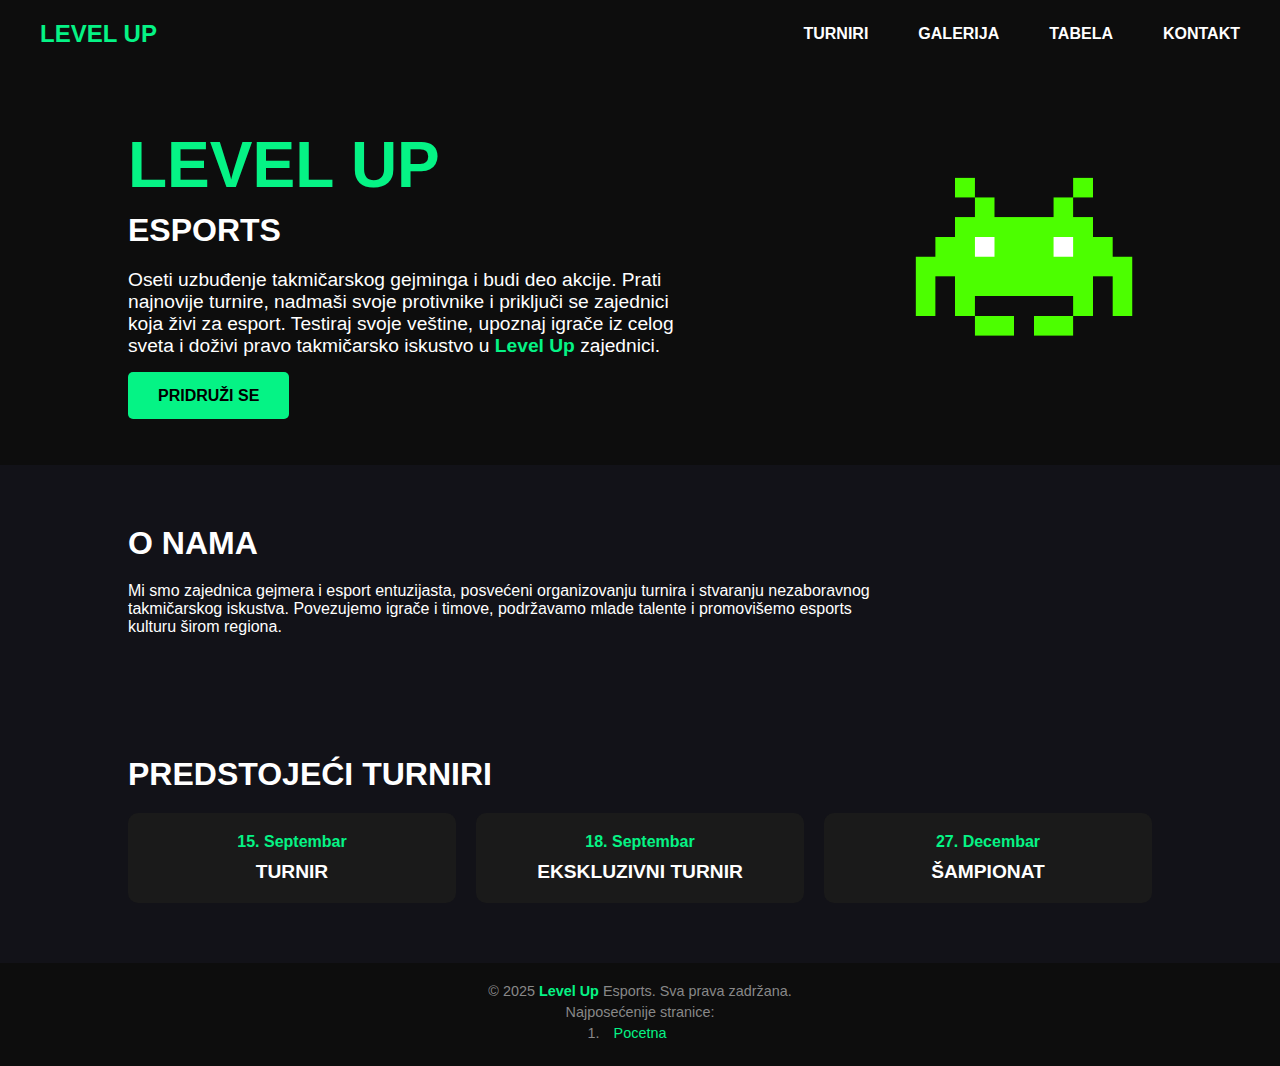
<file: index.html>
<!DOCTYPE html>
<html lang="sr">
	<head>
		<meta charset="UTF-8" />
		<meta name="viewport" content="width=device-width, initial-scale=1.0" />
		<title>Pocetna</title>
		<link rel="stylesheet" href="./assets/shared.css" />
		<link rel="stylesheet" href="./assets/main.css" />
	</head>
	<body>
		<header>
			<div class="logo"><a href="./index.html">LEVEL UP</a></div>
			<nav>
				<ul>
					<li><a href="./stranice/turniri.html">TURNIRI</a></li>
					<li><a href="./stranice/galerija.html">GALERIJA</a></li>
					<li><a href="./stranice/tabela.html">TABELA</a></li>
					<li><a href="./stranice/kontakt.html">KONTAKT</a></li>
				</ul>
				<div class="burger">
					<div></div>
					<div></div>
					<div></div>
				</div>
			</nav>
		</header>

		<section class="hero">
			<div class="hero-text">
				<h1>LEVEL UP</h1>
				<h2>ESPORTS</h2>
				<p>Oseti uzbuđenje takmičarskog gejminga i budi deo akcije. Prati najnovije turnire, nadmaši svoje protivnike i priključi se zajednici koja živi za esport. Testiraj svoje veštine, upoznaj igrače iz celog sveta i doživi pravo takmičarsko iskustvo u <span class="greenTxt">Level Up</span> zajednici.</p>
				<a href="./stranice/kontakt.html" class="btn">PRIDRUŽI SE</a>
			</div>
			<img src="./slike/heroImg.png" alt="Hero Img" />
		</section>
		<section class="section">
			<h2>O NAMA</h2>
			<p>Mi smo zajednica gejmera i esport entuzijasta, posvećeni organizovanju turnira i stvaranju nezaboravnog takmičarskog iskustva. Povezujemo igrače i timove, podržavamo mlade talente i promovišemo esports kulturu širom regiona.</p>
		</section>

		<section class="section">
			<h2>PREDSTOJEĆI TURNIRI</h2>
			<div class="events">
				<div class="event-card">
					<div class="date">15. Septembar</div>
					<div class="name">TURNIR</div>
				</div>
				<div class="event-card">
					<div class="date">18. Septembar</div>
					<div class="name">EKSKLUZIVNI TURNIR</div>
				</div>
				<div class="event-card">
					<div class="date">27. Decembar</div>
					<div class="name">ŠAMPIONAT</div>
				</div>
			</div>
		</section>

		<footer>
			&copy; 2025 <span class="greenTxt">Level Up</span> Esports. Sva prava zadržana.
			<div class="visited-pages">
				<p>Najposećenije stranice:</p>
				<ol id="visitedList"></ol>
			</div>
		</footer>
		<script src="./assets/script.js"></script>
	</body>
</html>
</file>
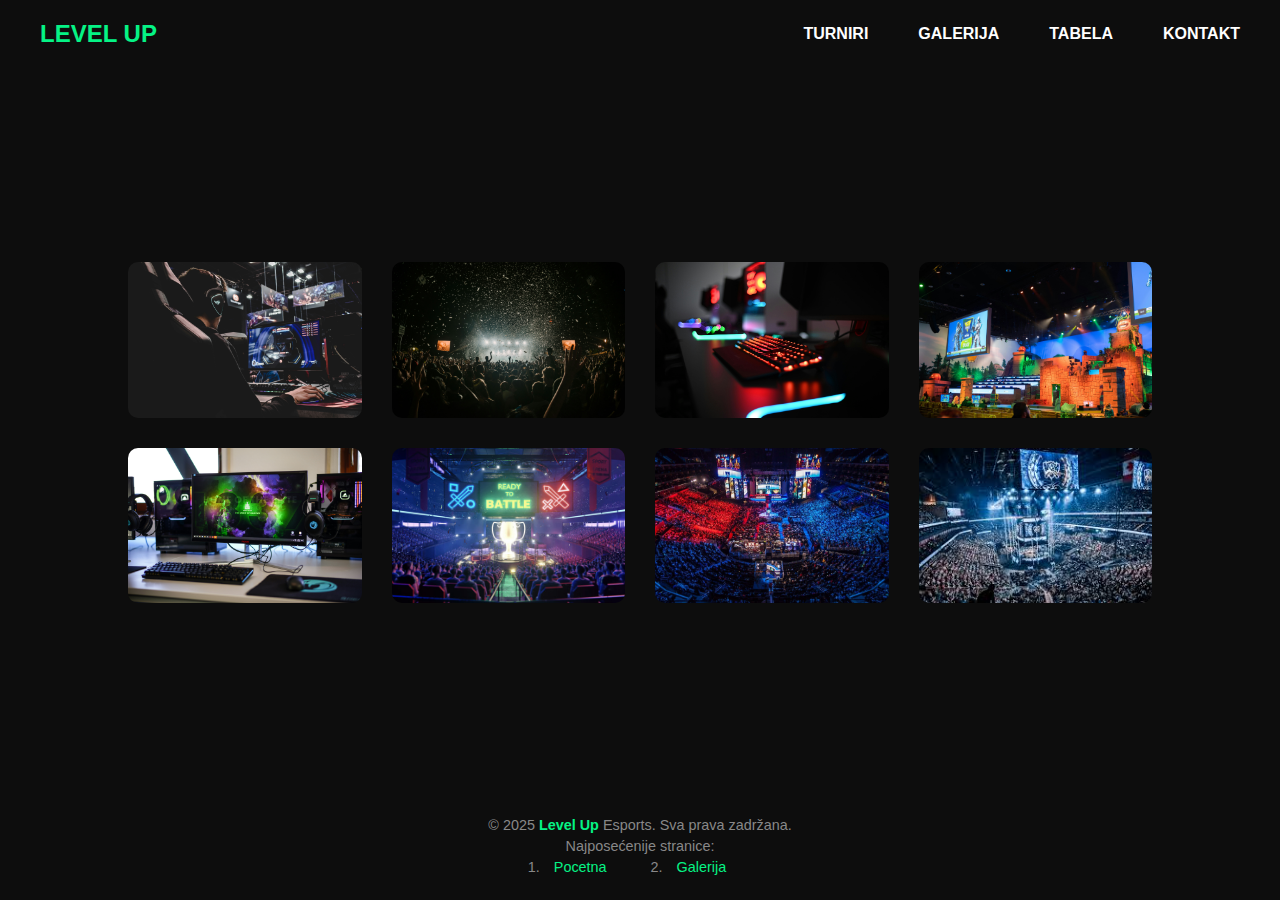
<file: stranice/galerija.html>
<!DOCTYPE html>
<html lang="sr">
	<head>
		<meta charset="UTF-8" />
		<meta name="viewport" content="width=device-width, initial-scale=1.0" />
		<title>Galerija</title>
		<link rel="stylesheet" href="../assets/shared.css" />
		<link rel="stylesheet" href="../assets/galerija.css" />
	</head>
	<body>
		<header>
			<div class="logo"><a href="../index.html">LEVEL UP</a></div>
			<nav>
				<ul>
					<li><a href="./turniri.html">TURNIRI</a></li>
					<li><a href="./galerija.html">GALERIJA</a></li>
					<li><a href="./tabela.html">TABELA</a></li>
					<li><a href="./kontakt.html">KONTAKT</a></li>
				</ul>
				<div class="burger">
					<div></div>
					<div></div>
					<div></div>
				</div>
			</nav>
		</header>

		<section class="section">
			<div class="gallery">
				<div class="gallery-item">
					<img src="../slike/img1.jpg" alt="Slika 1" />
				</div>
				<div class="gallery-item">
					<img src="../slike/img2.jpg" alt="Slika 2" />
				</div>
				<div class="gallery-item">
					<img src="../slike/img3.jpg" alt="Slika 3" />
				</div>
				<div class="gallery-item">
					<img src="../slike/img4.jpg" alt="Slika 4" />
				</div>
				<div class="gallery-item">
					<img src="../slike/img5.jpg" alt="Slika 5" />
				</div>
				<div class="gallery-item">
					<img src="../slike/img6.jpg" alt="Slika 6" />
				</div>
				<div class="gallery-item">
					<img src="../slike/img7.jpg" alt="Slika 7" />
				</div>
				<div class="gallery-item">
					<img src="../slike/img8.jpg" alt="Slika 8" />
				</div>
			</div>
		</section>

		<footer>
			&copy; 2025 <span class="greenTxt">Level Up</span> Esports. Sva prava zadržana.
			<div class="visited-pages">
				<p>Najposećenije stranice:</p>
				<ol id="visitedList"></ol>
			</div>
		</footer>
		<script src="../assets/script.js"></script>
	</body>
</html>
</file>
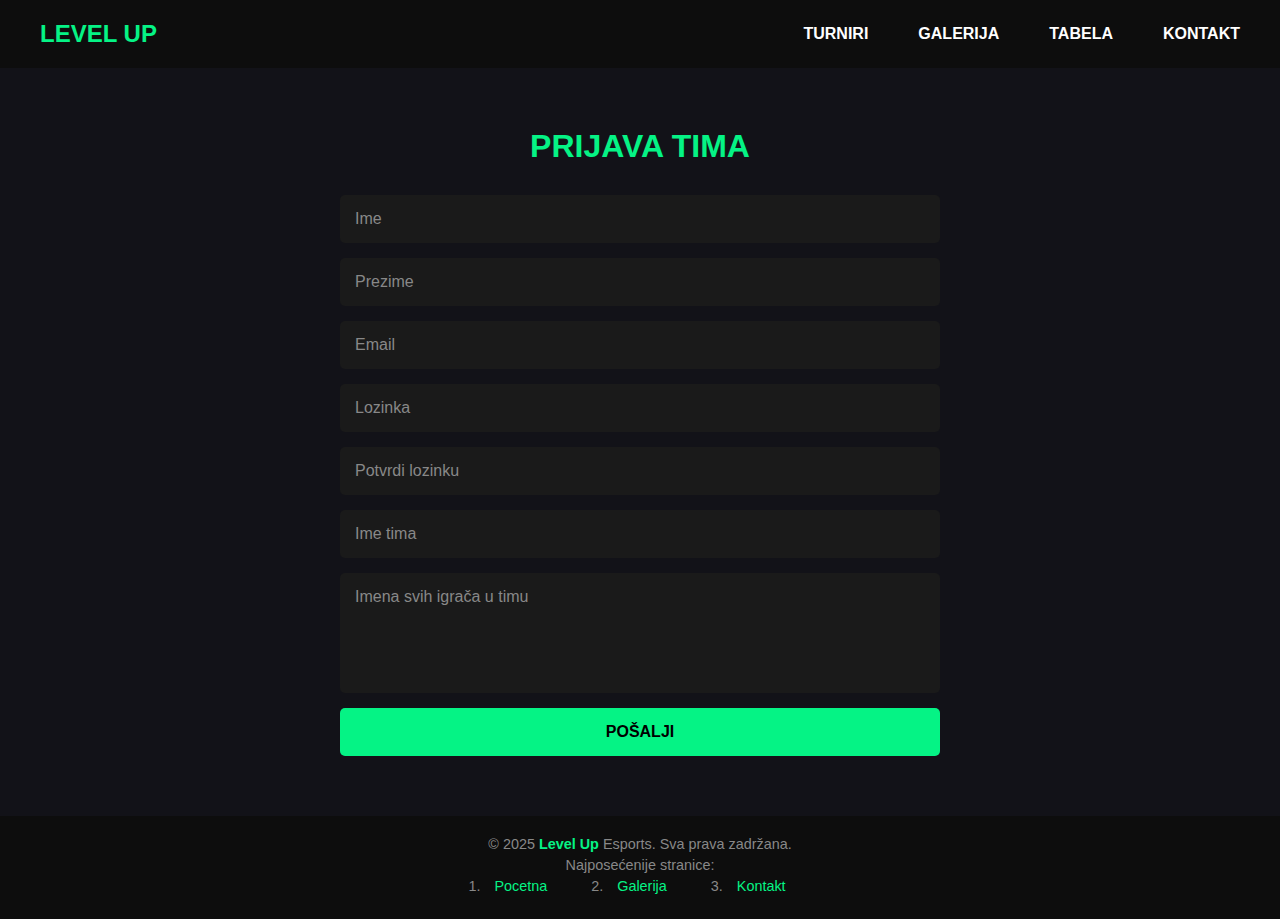
<file: stranice/kontakt.html>
<!DOCTYPE html>
<html lang="sr">
	<head>
		<meta charset="UTF-8" />
		<meta name="viewport" content="width=device-width, initial-scale=1.0" />
		<title>Kontakt</title>
		<link rel="stylesheet" href="../assets/shared.css" />
		<link rel="stylesheet" href="../assets/kontakt.css" />
	</head>
	<body>
		<header>
			<div class="logo"><a href="../index.html">LEVEL UP</a></div>
			<nav>
				<ul>
					<li><a href="./turniri.html">TURNIRI</a></li>
					<li><a href="./galerija.html">GALERIJA</a></li>
					<li><a href="./tabela.html">TABELA</a></li>
					<li><a href="./kontakt.html">KONTAKT</a></li>
				</ul>
				<div class="burger">
					<div></div>
					<div></div>
					<div></div>
				</div>
			</nav>
		</header>

		<section class="section">
			<h2>PRIJAVA TIMA</h2>
			<form id="kontaktForm">
				<input type="text" id="ime" placeholder="Ime" required />

				<input type="text" id="prezime" placeholder="Prezime" required />

				<input type="email" id="email" placeholder="Email" required />
				<span class="wrong" id="mailWrong"></span>

				<input type="password" id="lozinka" placeholder="Lozinka" required />
				<span class="wrong" id="passWrong"></span>

				<input type="password" id="potvrda" placeholder="Potvrdi lozinku" required />
				<span class="wrong" id="confirmWrong"></span>

				<input type="text" id="imeTima" placeholder="Ime tima" required />

				<textarea id="imenaIgraca" rows="5" placeholder="Imena svih igrača u timu" required></textarea>

				<button type="submit" class="btn">POŠALJI</button>
			</form>
		</section>

		<footer>
			&copy; 2025 <span class="greenTxt">Level Up</span> Esports. Sva prava zadržana.
			<div class="visited-pages">
				<p>Najposećenije stranice:</p>
				<ol id="visitedList"></ol>
			</div>
		</footer>
		<script src="../assets/script.js"></script>
		<script src="../assets/formValid.js"></script>
	</body>
</html>
</file>
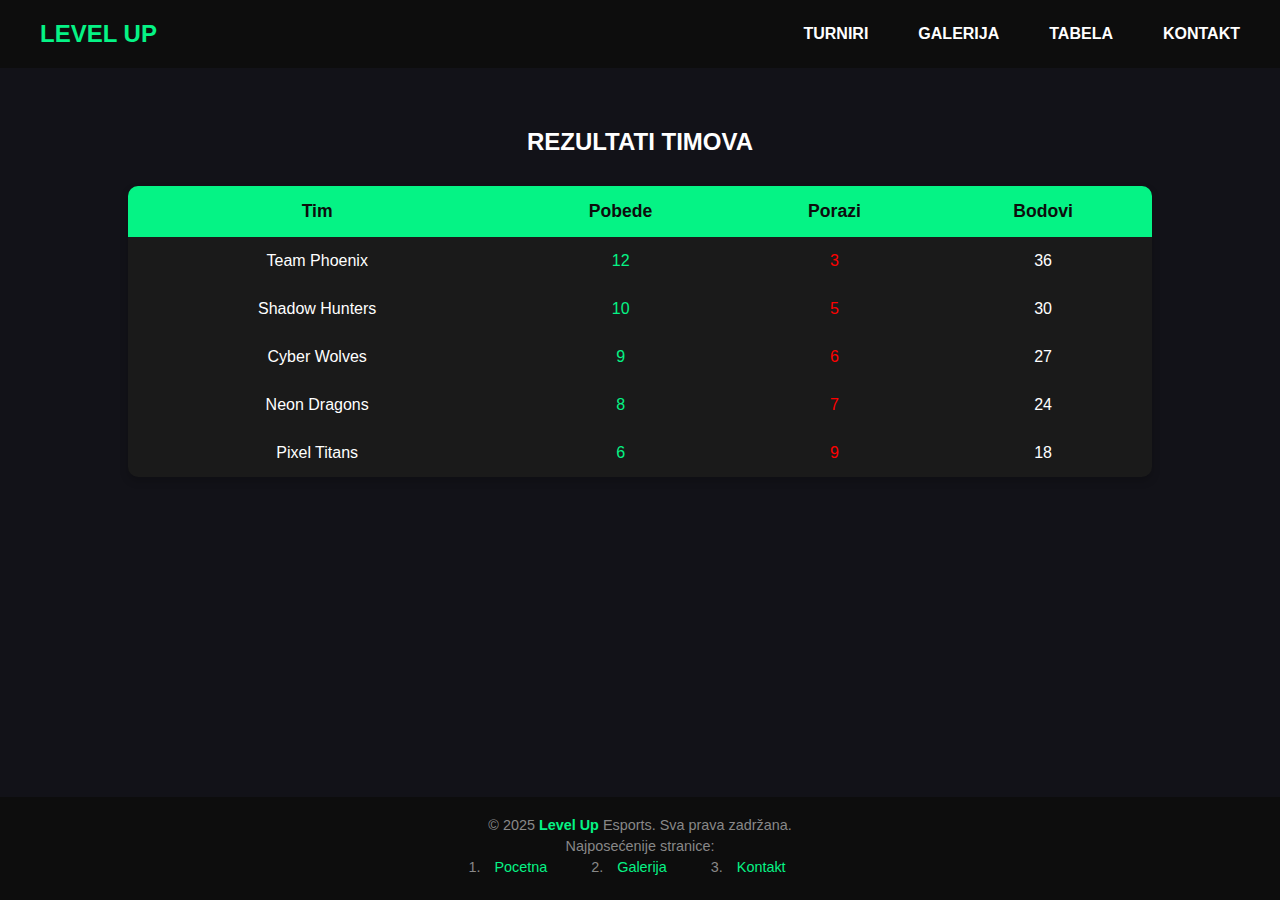
<file: stranice/tabela.html>
<!DOCTYPE html>
<html lang="sr">
	<head>
		<meta charset="UTF-8" />
		<meta name="viewport" content="width=device-width, initial-scale=1.0" />
		<title>Tabela</title>
		<link rel="stylesheet" href="../assets/shared.css" />
		<link rel="stylesheet" href="../assets/tabela.css" />
	</head>
	<body>
		<header>
			<div class="logo"><a href="../index.html">LEVEL UP</a></div>
			<nav>
				<ul>
					<li><a href="./turniri.html">TURNIRI</a></li>
					<li><a href="./galerija.html">GALERIJA</a></li>
					<li><a href="./tabela.html">TABELA</a></li>
					<li><a href="./kontakt.html">KONTAKT</a></li>
				</ul>
				<div class="burger">
					<div></div>
					<div></div>
					<div></div>
				</div>
			</nav>
		</header>

		<section class="section">
			<h2>REZULTATI TIMOVA</h2>
			<div class="table-wrapper">
				<table>
					<thead>
						<tr>
							<th>Tim</th>
							<th>Pobede</th>
							<th>Porazi</th>
							<th>Bodovi</th>
						</tr>
					</thead>
					<tbody>
						<tr>
							<td>Team Phoenix</td>
							<td class="pobeda">12</td>
							<td class="poraz">3</td>
							<td>36</td>
						</tr>
						<tr>
							<td>Shadow Hunters</td>
							<td class="pobeda">10</td>
							<td class="poraz">5</td>
							<td>30</td>
						</tr>
						<tr>
							<td>Cyber Wolves</td>
							<td class="pobeda">9</td>
							<td class="poraz">6</td>
							<td>27</td>
						</tr>
						<tr>
							<td>Neon Dragons</td>
							<td class="pobeda">8</td>
							<td class="poraz">7</td>
							<td>24</td>
						</tr>
						<tr>
							<td>Pixel Titans</td>
							<td class="pobeda">6</td>
							<td class="poraz">9</td>
							<td>18</td>
						</tr>
					</tbody>
				</table>
			</div>
		</section>

		<footer>
			&copy; 2025 <span class="greenTxt">Level Up</span> Esports. Sva prava zadržana.
			<div class="visited-pages">
				<p>Najposećenije stranice:</p>
				<ol id="visitedList"></ol>
			</div>
		</footer>
		<script src="../assets/script.js"></script>
	</body>
</html>
</file>
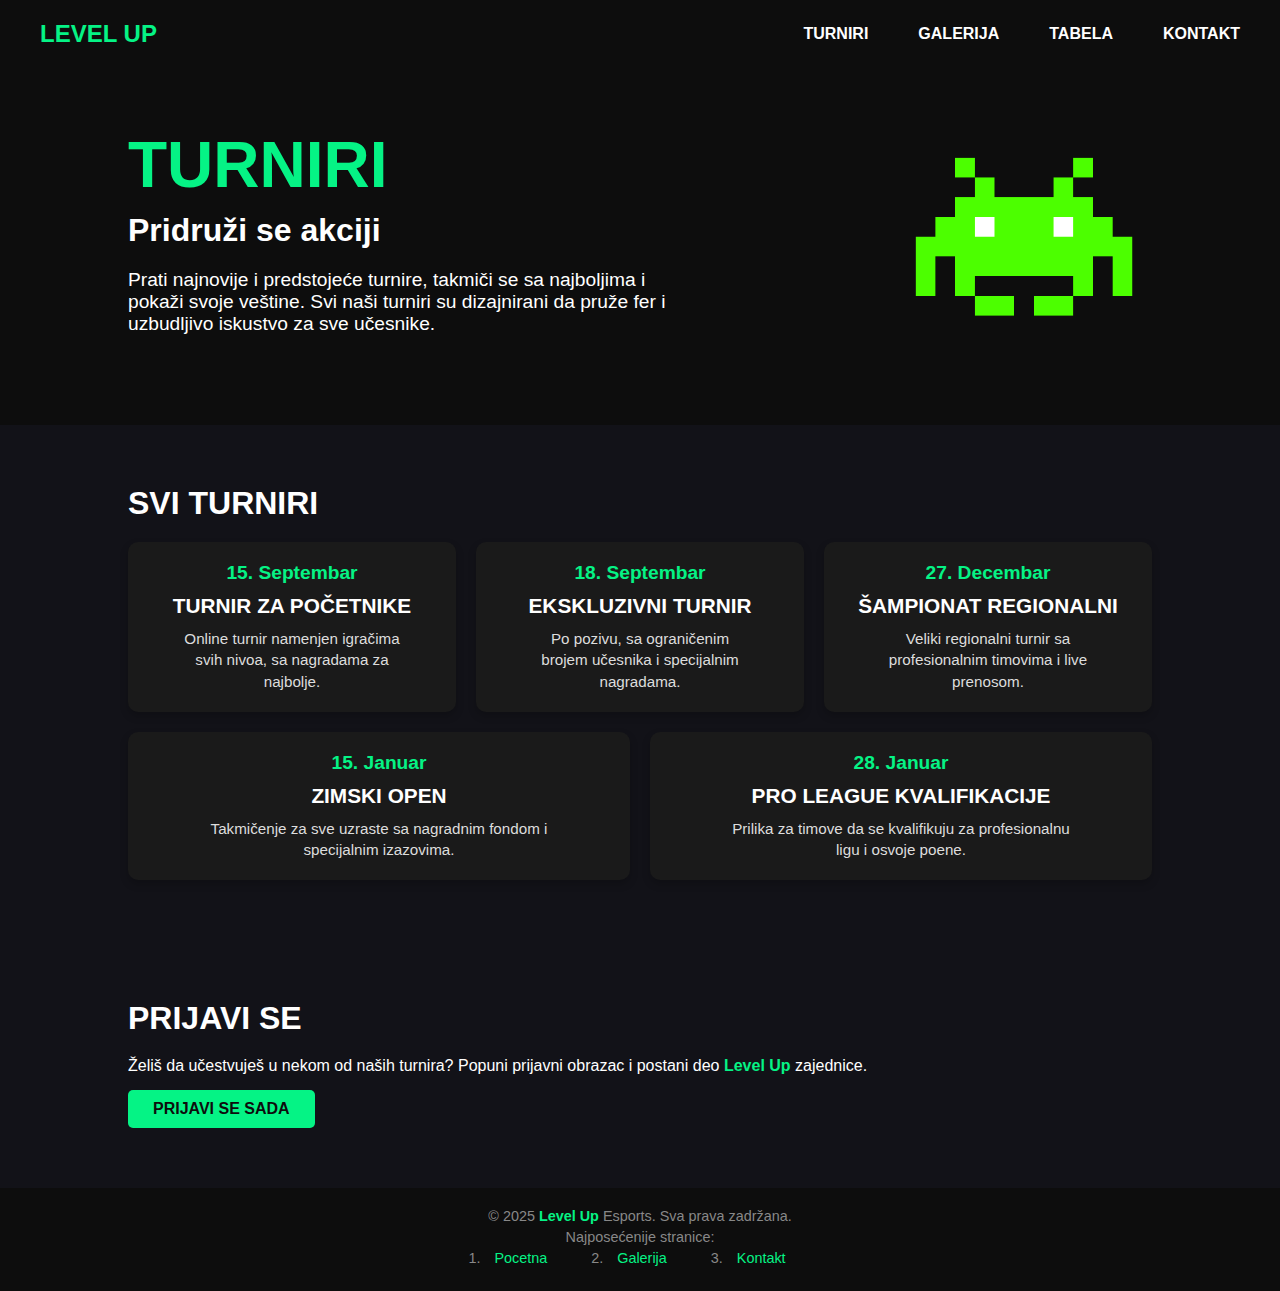
<file: stranice/turniri.html>
<!DOCTYPE html>
<html lang="sr">
	<head>
		<meta charset="UTF-8" />
		<meta name="viewport" content="width=device-width, initial-scale=1.0" />
		<title>Turniri</title>
		<link rel="stylesheet" href="../assets/shared.css" />
		<link rel="stylesheet" href="../assets/turniri.css" />
	</head>
	<body>
		<header>
			<div class="logo"><a href="../index.html">LEVEL UP</a></div>
			<nav>
				<ul>
					<li><a href="./turniri.html">TURNIRI</a></li>
					<li><a href="./galerija.html">GALERIJA</a></li>
					<li><a href="./tabela.html">TABELA</a></li>
					<li><a href="./kontakt.html">KONTAKT</a></li>
				</ul>
				<div class="burger">
					<div></div>
					<div></div>
					<div></div>
				</div>
			</nav>
		</header>

		<section class="hero">
			<div class="hero-text">
				<h1>TURNIRI</h1>
				<h2>Pridruži se akciji</h2>
				<p>Prati najnovije i predstojeće turnire, takmiči se sa najboljima i pokaži svoje veštine. Svi naši turniri su dizajnirani da pruže fer i uzbudljivo iskustvo za sve učesnike.</p>
			</div>
			<img src="../slike/heroImg.png" alt="Hero Img" />
		</section>

		<section class="section">
			<h2>SVI TURNIRI</h2>
			<div class="events">
				<div class="event-card">
					<div class="date">15. Septembar</div>
					<div class="name">TURNIR ZA POČETNIKE</div>
					<p>Online turnir namenjen igračima svih nivoa, sa nagradama za najbolje.</p>
				</div>
				<div class="event-card">
					<div class="date">18. Septembar</div>
					<div class="name">EKSKLUZIVNI TURNIR</div>
					<p>Po pozivu, sa ograničenim brojem učesnika i specijalnim nagradama.</p>
				</div>
				<div class="event-card">
					<div class="date">27. Decembar</div>
					<div class="name">ŠAMPIONAT REGIONALNI</div>
					<p>Veliki regionalni turnir sa profesionalnim timovima i live prenosom.</p>
				</div>
				<div class="event-card">
					<div class="date">15. Januar</div>
					<div class="name">ZIMSKI OPEN</div>
					<p>Takmičenje za sve uzraste sa nagradnim fondom i specijalnim izazovima.</p>
				</div>

				<div class="event-card">
					<div class="date">28. Januar</div>
					<div class="name">PRO LEAGUE KVALIFIKACIJE</div>
					<p>Prilika za timove da se kvalifikuju za profesionalnu ligu i osvoje poene.</p>
				</div>
			</div>
		</section>

		<section class="section prijava">
			<h2>PRIJAVI SE</h2>
			<p>Želiš da učestvuješ u nekom od naših turnira? Popuni prijavni obrazac i postani deo <span class="greenTxt">Level Up</span> zajednice.</p>
			<a href="./kontakt.html" class="btn">PRIJAVI SE SADA</a>
		</section>

		<footer>
			&copy; 2025 <span class="greenTxt">Level Up</span> Esports. Sva prava zadržana.
			<div class="visited-pages">
				<p>Najposećenije stranice:</p>
				<ol id="visitedList"></ol>
			</div>
		</footer>
		<script src="../assets/script.js"></script>
	</body>
</html>
</file>
<file: assets/shared.css>
:root {
	--primary: #05f385;
	--secondary: #0d0d0d;
}

* {
	margin: 0;
	padding: 0;
	box-sizing: border-box;
	font-family: "Arial", sans-serif;
}

body {
	background-color: var(--secondary);
	color: white;
}

header {
	display: flex;
	justify-content: space-between;
	align-items: center;
	padding: 20px 40px;
	background-color: var(--secondary);
	position: sticky;
	top: 0;
	z-index: 100;
}

.logo > a {
	font-size: 1.5rem;
	font-weight: bold;
	color: var(--primary);
	text-decoration: none;
}

.logo > a:hover {
	opacity: 0.7;
}

nav ul {
	list-style: none;
	display: flex;
	margin: 0;
	padding: 0;
	display: flex;
	gap: 50px;
}

nav ul li a {
	text-decoration: none;
	color: white;
	font-size: 1rem;
	font-weight: 600;
	transition: color 0.3s;
}

nav ul li a:hover {
	color: var(--primary);
}
footer {
	text-align: center;
	padding: 20px;
	background-color: #0d0d0d;
	font-size: 0.9rem;
	color: #888;
}

footer a {
	text-decoration: none;
	color: var(--primary);
}

footer a:hover {
	opacity: 0.6;
}

.visited-pages {
	margin-top: 5px;
}

.visited-pages ol {
	padding: 0;
	margin: 0;
	display: flex;
	justify-content: center;
	flex-wrap: wrap;
	gap: 50px;
}

.visited-pages li {
	padding: 5px 10px;
	border-radius: 5px;
}

.greenTxt {
	color: var(--primary);
	font-weight: bold;
}

.burger {
	display: none;
	cursor: pointer;
	flex-direction: column;
	gap: 5px;
}

.burger div {
	width: 25px;
	height: 3px;
	background-color: white;
	transition: all 0.3s;
}

@media screen and (max-width: 746px) {
	nav ul {
		position: absolute;
		top: 60px; /* ispod headera */
		right: 0;
		background-color: #0d0d0d;
		width: 100%;
		flex-direction: column;
		align-items: center;
		display: none;
		gap: 0;
	}

	nav ul li {
		margin: 20px 0;
	}

	.burger {
		display: flex;
	}

	nav ul.active {
		display: flex;
	}

	.visited-pages ol {
		flex-direction: column;
		gap: 0;
		align-items: center;
	}
}
</file>
<file: assets/main.css>
.hero {
	display: flex;
	justify-content: space-between;
	align-items: center;
	padding: 60px 10vw;
}

.hero-text h1 {
	font-size: 4rem;
	color: #05f385;
	margin-bottom: 10px;
}

.hero-text h2 {
	font-size: 2rem;
	margin-bottom: 20px;
}

.hero-text p {
	font-size: 1.2rem;
	margin-bottom: 30px;
	max-width: 75%;
}

.hero-text .btn {
	padding: 15px 30px;
	background-color: #05f385;
	color: #000;
	font-weight: bold;
	border: none;
	cursor: pointer;
	font-size: 1rem;
	border-radius: 5px;
	transition: background 0.3s;
	text-decoration: none;
}

.hero-text .btn:hover {
	opacity: 0.8;
}

.hero img {
	max-width: 25%;
	height: auto;
}

.section {
	background-color: #121218;
	padding: 60px 10vw;
}

.section h2 {
	font-size: 2rem;
	margin-bottom: 20px;
	font-weight: bold;
}

.section p {
	font-size: 1rem;
	max-width: 75%;
}

.events {
	display: flex;
	gap: 20px;
	margin-top: 20px;
	flex-wrap: wrap;
}

.event-card {
	background-color: #1a1a1a;
	padding: 20px;
	border-radius: 10px;
	flex: 1;
	min-width: 200px;
	text-align: center;
	transition: transform 0.3s;
}

.event-card:hover {
	transform: translateY(-5px);
}

.event-card .date {
	color: #05f385;
	font-weight: bold;
	margin-bottom: 10px;
}

.event-card .name {
	font-size: 1.2rem;
	font-weight: bold;
}

@media screen and (min-width: 747px) and (max-width: 1000px) {
	.hero-text h1 {
		font-size: 2.5rem;
	}

	.hero-text h2 {
		font-size: 1.5rem;
	}

	.hero-text p {
		font-size: 1rem;
	}
}
@media screen and (max-width: 746px) {
	.hero {
		flex-direction: column;
		text-align: center;
	}

	.hero img {
		display: none;
	}

	.hero p {
		max-width: 100%;
	}
	.section p {
		max-width: 100%;
	}

	.section h2 {
		text-align: center;
	}
}
</file>
<file: assets/galerija.css>
body {
	display: flex;
	flex-direction: column;
	height: 100vh;
}
.section {
	margin: 0 10vw;
	display: flex;
	align-items: center;
	justify-content: center;
	height: 100%;
}

.section .gallery {
	display: grid;
	grid-template-columns: repeat(4, 1fr);
	gap: 30px;
}

.gallery-item {
	width: 100%;
	overflow: hidden;
	border-radius: 10px;
	cursor: pointer;
	transition: transform 0.3s, box-shadow 0.3s;
}

.gallery-item img {
	width: 100%;
	height: 100%;
	object-fit: cover;
	display: block;
	transition: transform 0.3s;
}

.gallery-item:hover {
	transform: scale(1.05);
	box-shadow: 0 1px 20px var(--primary);
}

@media screen and (max-width: 1000px) {
	.section .gallery {
		grid-template-columns: repeat(2, 1fr);
	}
	.section > h2 {
		font-size: 6vw;
	}
	body {
		height: auto;
	}
}

@media screen and (max-width: 746px) {
	.section .gallery {
		grid-template-columns: 1fr;
	}
}
</file>
<file: assets/kontakt.css>
body {
	display: flex;
	flex-direction: column;
	height: 100vh;
}
.section {
	background-color: #121218;
	padding: 60px 10vw;
	text-align: center;
	flex: 1;
}

.section h2 {
	font-size: 2rem;
	margin-bottom: 30px;
	color: var(--primary);
}

form {
	display: flex;
	flex-direction: column;
	gap: 15px;
	max-width: 600px;
	margin: 0 auto;
}

input,
textarea {
	padding: 15px;
	border: none;
	border-radius: 5px;
	font-size: 1rem;
	background-color: #1a1a1a;
	color: #fff;
	resize: none;
}

input::placeholder,
textarea::placeholder {
	color: #888;
}

input:focus,
textarea:focus {
	outline: 2px solid var(--primary);
}

.wrong {
	color: red;
	font-size: 0.85rem;
	text-align: left;
	display: none;
}

.btn {
	background-color: var(--primary);
	color: #000;
	padding: 15px 30px;
	border: none;
	border-radius: 5px;
	font-weight: bold;
	cursor: pointer;
	font-size: 1rem;
	transition: opacity 0.3s;
}

.btn:hover {
	opacity: 0.6;
}
</file>
<file: assets/tabela.css>
body {
	display: flex;
	flex-direction: column;
	height: 100vh;
}
.section {
	padding: 60px 10vw;
	background-color: #121218;
	text-align: center;
	height: 100%;
}
.section > h2 {
	margin-bottom: 30px;
}
table {
	width: 100%;
	border-collapse: collapse;
	background-color: #1a1a1a;
	border-radius: 10px;
	overflow: hidden;
	box-shadow: 0 4px 8px rgba(0, 0, 0, 0.2);
}

thead {
	background-color: var(--primary);
}

th,
td {
	padding: 15px 10px;
	color: #fff;
	text-align: center;
}

th {
	color: var(--secondary);
	font-weight: bold;
	font-size: 1.1rem;
}
tbody tr {
	transition: transform 0.2s, background-color 0.3s;
}

tbody tr:hover {
	background-color: #222;
	transform: scale(1.01);
}

tbody td {
	font-size: 1rem;
}
.pobeda {
	color: var(--primary);
}

.poraz {
	color: red;
}

@media screen and (max-width: 746px) {
	th,
	td {
		padding: 10px 5px;
		font-size: 0.9rem;
	}
}
</file>
<file: assets/turniri.css>
.hero {
	display: flex;
	justify-content: space-between;
	align-items: center;
	padding: 60px 10vw;
}

.hero-text h1 {
	font-size: 4rem;
	color: var(--primary);
	margin-bottom: 10px;
}

.hero-text h2 {
	font-size: 2rem;
	margin-bottom: 20px;
}

.hero-text p {
	font-size: 1.2rem;
	margin-bottom: 30px;
	max-width: 75%;
}

.hero-text .btn {
	padding: 15px 30px;
	background-color: var(--primary);
	color: #000;
	font-weight: bold;
	border: none;
	cursor: pointer;
	font-size: 1rem;
	border-radius: 5px;
	transition: background 0.3s, opacity 0.3s;
	display: inline-block;
}

.hero-text .btn:hover {
	opacity: 0.8;
}

.hero img {
	max-width: 25%;
	height: auto;
}

.section {
	background-color: #121218;
	padding: 60px 10vw;
}

.section h2 {
	font-size: 2rem;
	margin-bottom: 20px;
	font-weight: bold;
}

.section p {
	font-size: 1rem;
	max-width: 75%;
}

.section > a {
	display: inline-block;
	margin-top: 15px;
}

.events {
	display: flex;
	gap: 20px;
	margin-top: 20px;
	flex-wrap: wrap;
	justify-content: center;
}

.event-card {
	background-color: #1a1a1a;
	padding: 20px;
	border-radius: 10px;
	flex: 1;
	min-width: 250px;
	text-align: center;
	transition: transform 0.3s, box-shadow 0.3s;
	box-shadow: 0 4px 8px rgba(0, 0, 0, 0.2);
	display: flex;
	flex-direction: column;
	align-items: center;
}

.event-card:hover {
	transform: translateY(-5px);
	box-shadow: 0 8px 16px rgba(0, 0, 0, 0.3);
}

.event-card .date {
	color: var(--primary);
	font-weight: bold;
	margin-bottom: 10px;
	font-size: 1.2rem;
}

.event-card .name {
	font-size: 1.3rem;
	font-weight: bold;
	margin-bottom: 10px;
}

.event-card p {
	font-size: 0.95rem;
	line-height: 1.4;
	color: #ddd;
}

.btn {
	background-color: var(--primary);
	color: var(--secondary);
	padding: 10px 25px;
	border: none;
	border-radius: 5px;
	font-weight: bold;
	cursor: pointer;
	text-decoration: none;
	transition: background-color 0.3s, opacity 0.3s;
}

.btn:hover {
	opacity: 0.5;
}

@media screen and (min-width: 747px) and (max-width: 1000px) {
	.hero-text h1 {
		font-size: 2.5rem;
	}

	.hero-text h2 {
		font-size: 1.5rem;
	}

	.hero-text p {
		font-size: 1rem;
	}
}
@media screen and (max-width: 746px) {
	.hero {
		flex-direction: column;
		text-align: center;
	}

	.hero img {
		display: none;
	}

	.hero p {
		max-width: 100%;
	}
	.section p {
		max-width: 100%;
	}

	.section h2 {
		text-align: center;
	}

	.section > a,
	.section > p {
		text-align: center;
		display: block;
	}
}
</file>
